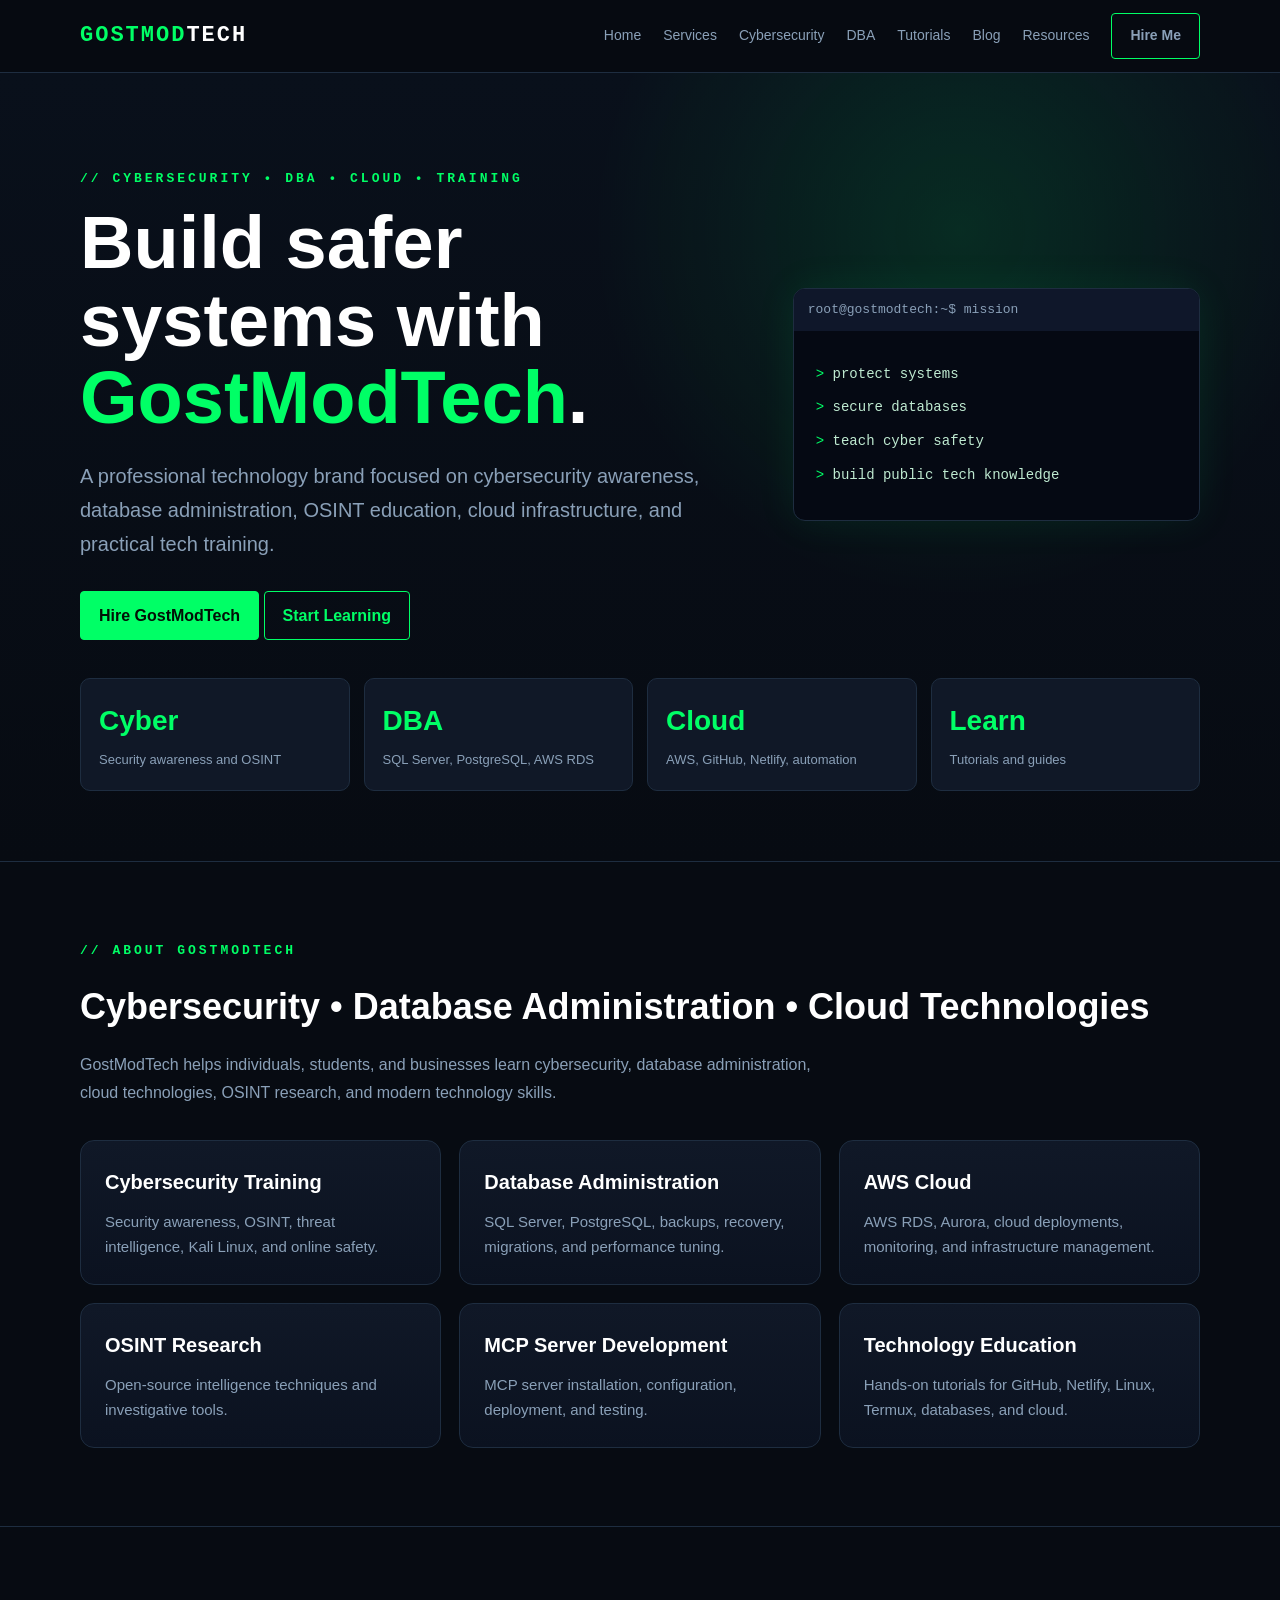
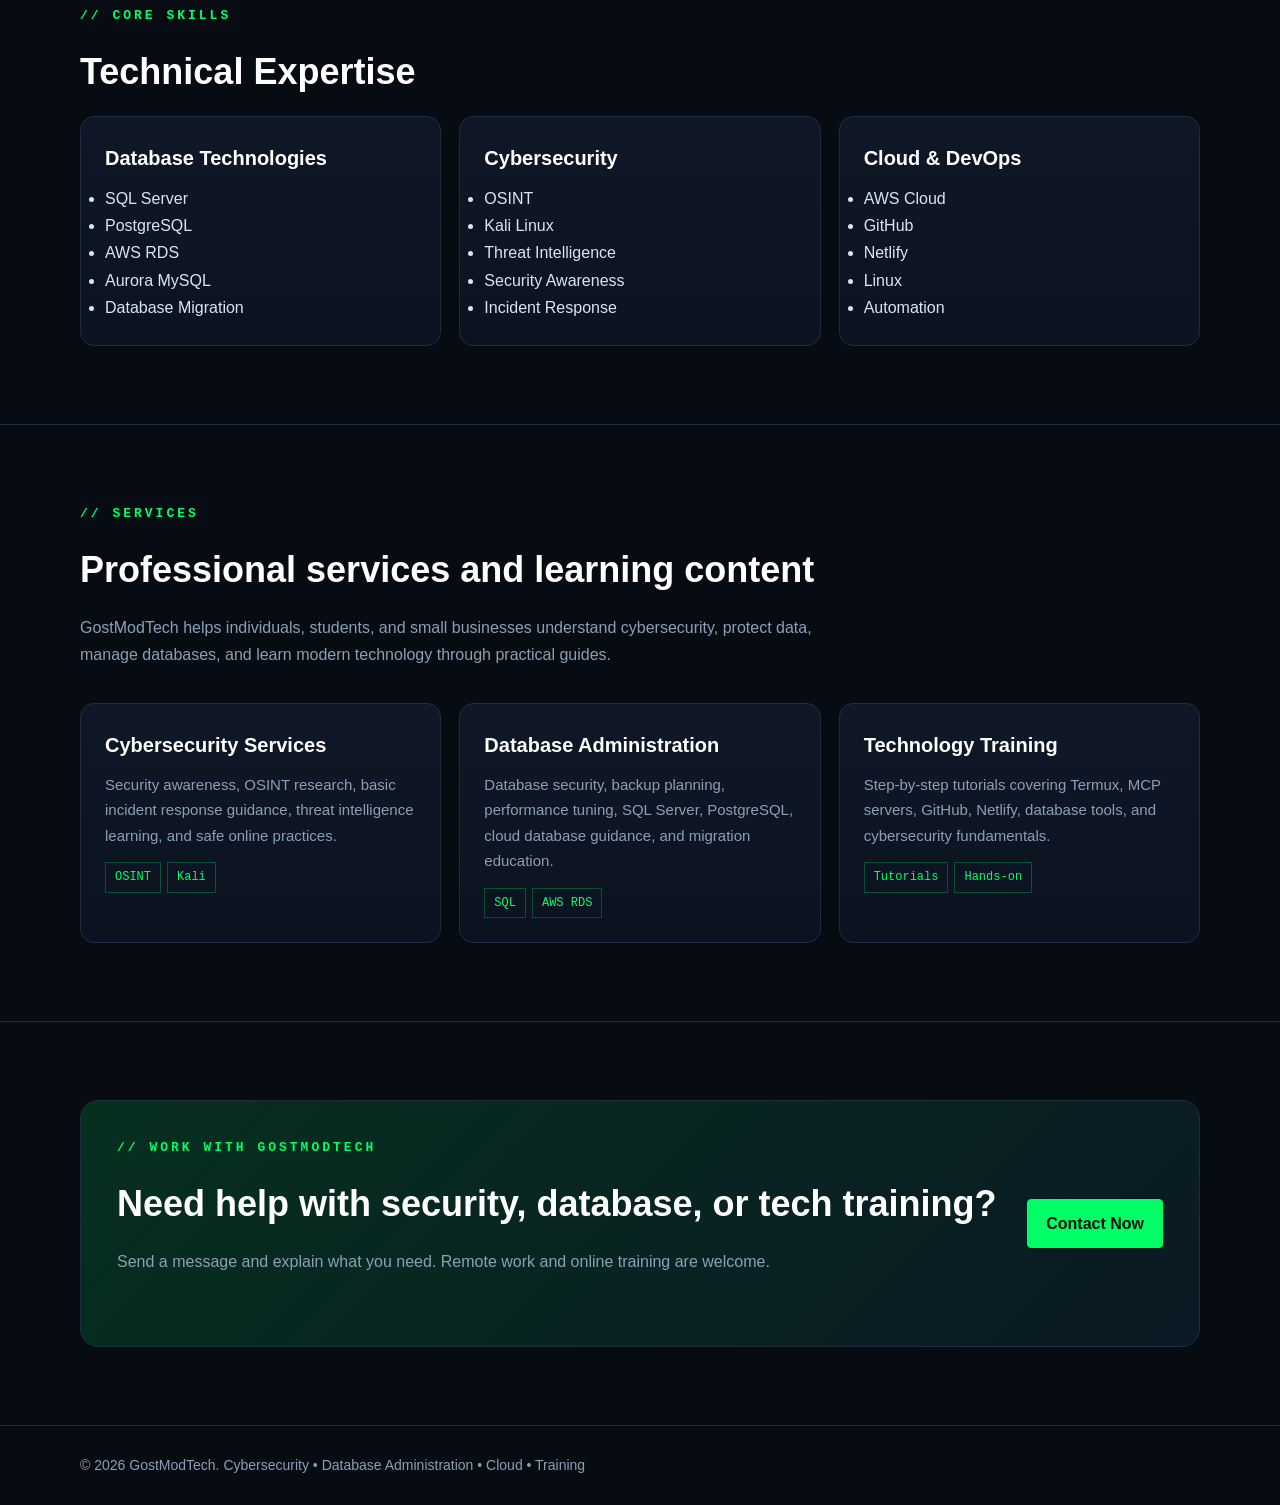
<file: index.html>
<!doctype html>
<html lang="en">
<head>
<meta charset="utf-8">
<meta name="viewport" content="width=device-width,initial-scale=1">
<title>Home | GostModTech</title>
<meta name="description" content="GostModTech offers cybersecurity, database administration, cloud, OSINT, and technology training content.">
<link rel="stylesheet" href="assets/css/style.css">
</head>
<body>

<header class="topbar"><div class="container nav">
<a class="logo" href="index.html">GOSTMOD<span>TECH</span></a>
<button class="mobile">Menu</button>
<nav class="menu">
<a href="index.html">Home</a>
<a href="services.html">Services</a>
<a href="cybersecurity.html">Cybersecurity</a>
<a href="dba.html">DBA</a>
<a href="tutorials.html">Tutorials</a>
<a href="blog.html">Blog</a>
<a href="resources.html">Resources</a>
<a class="btn" href="contact.html">Hire Me</a>
</nav></div></header>

<section class="hero">
 <div class="container hero-grid">
  <div>
   <div class="kicker">// Cybersecurity • DBA • Cloud • Training</div>
   <h1>Build safer systems with <span>GostModTech</span>.</h1>
   <p class="lead">A professional technology brand focused on cybersecurity awareness, database administration, OSINT education, cloud infrastructure, and practical tech training.</p>
   <a class="btn fill" href="contact.html">Hire GostModTech</a> <a class="btn" href="tutorials.html">Start Learning</a>
  </div>
  <div class="terminal">
   <div class="term-head">root@gostmodtech:~$ mission</div>
   <div class="term-body">
    <div class="line"><span class="prompt">></span> protect systems</div>
    <div class="line"><span class="prompt">></span> secure databases</div>
    <div class="line"><span class="prompt">></span> teach cyber safety</div>
    <div class="line"><span class="prompt">></span> build public tech knowledge</div>
   </div>
  </div>
 </div>
 <div class="container stats">
  <div class="stat"><strong>Cyber</strong><span>Security awareness and OSINT</span></div>
  <div class="stat"><strong>DBA</strong><span>SQL Server, PostgreSQL, AWS RDS</span></div>
  <div class="stat"><strong>Cloud</strong><span>AWS, GitHub, Netlify, automation</span></div>
  <div class="stat"><strong>Learn</strong><span>Tutorials and guides</span></div>
 </div>
</section>

<section class="section">
<div class="container">

<div class="kicker">// About GostModTech</div>

<h2>Cybersecurity • Database Administration • Cloud Technologies</h2>

<p class="intro">
GostModTech helps individuals, students, and businesses learn cybersecurity,
database administration, cloud technologies, OSINT research, and modern technology skills.
</p>

<div class="grid">

<div class="card">
<h3>Cybersecurity Training</h3>
<p>Security awareness, OSINT, threat intelligence, Kali Linux, and online safety.</p>
</div>

<div class="card">
<h3>Database Administration</h3>
<p>SQL Server, PostgreSQL, backups, recovery, migrations, and performance tuning.</p>
</div>

<div class="card">
<h3>AWS Cloud</h3>
<p>AWS RDS, Aurora, cloud deployments, monitoring, and infrastructure management.</p>
</div>

<div class="card">
<h3>OSINT Research</h3>
<p>Open-source intelligence techniques and investigative tools.</p>
</div>

<div class="card">
<h3>MCP Server Development</h3>
<p>MCP server installation, configuration, deployment, and testing.</p>
</div>

<div class="card">
<h3>Technology Education</h3>
<p>Hands-on tutorials for GitHub, Netlify, Linux, Termux, databases, and cloud.</p>
</div>

</div>

</div>
</section>

 <section class="section">
<div class="container">

<div class="kicker">// Core Skills</div>

<h2>Technical Expertise</h2>

<div class="grid">

<div class="card">
<h3>Database Technologies</h3>
<ul>
<li>SQL Server</li>
<li>PostgreSQL</li>
<li>AWS RDS</li>
<li>Aurora MySQL</li>
<li>Database Migration</li>
</ul>
</div>

<div class="card">
<h3>Cybersecurity</h3>
<ul>
<li>OSINT</li>
<li>Kali Linux</li>
<li>Threat Intelligence</li>
<li>Security Awareness</li>
<li>Incident Response</li>
</ul>
</div>

<div class="card">
<h3>Cloud & DevOps</h3>
<ul>
<li>AWS Cloud</li>
<li>GitHub</li>
<li>Netlify</li>
<li>Linux</li>
<li>Automation</li>
</ul>
</div>

</div>

</div>
</section>

<section class="section"><div class="container">
 <div class="kicker">// Services</div><h2>Professional services and learning content</h2>
 <p class="intro">GostModTech helps individuals, students, and small businesses understand cybersecurity, protect data, manage databases, and learn modern technology through practical guides.</p>
 <div class="grid">
  <div class="card"><h3>Cybersecurity Services</h3><p>Security awareness, OSINT research, basic incident response guidance, threat intelligence learning, and safe online practices.</p><span class="tag">OSINT</span><span class="tag">Kali</span></div>
  <div class="card"><h3>Database Administration</h3><p>Database security, backup planning, performance tuning, SQL Server, PostgreSQL, cloud database guidance, and migration education.</p><span class="tag">SQL</span><span class="tag">AWS RDS</span></div>
  <div class="card"><h3>Technology Training</h3><p>Step-by-step tutorials covering Termux, MCP servers, GitHub, Netlify, database tools, and cybersecurity fundamentals.</p><span class="tag">Tutorials</span><span class="tag">Hands-on</span></div>
 </div>
</div></section>

<section class="section"><div class="container cta">
 <div><div class="kicker">// Work with GostModTech</div><h2>Need help with security, database, or tech training?</h2><p class="intro">Send a message and explain what you need. Remote work and online training are welcome.</p></div>
 <a class="btn fill" href="contact.html">Contact Now</a>
</div></section>

<footer class="footer"><div class="container">© 2026 GostModTech. Cybersecurity • Database Administration • Cloud • Training</div></footer>
<script src="assets/js/main.js"></script>

</body>
</html>
</file>
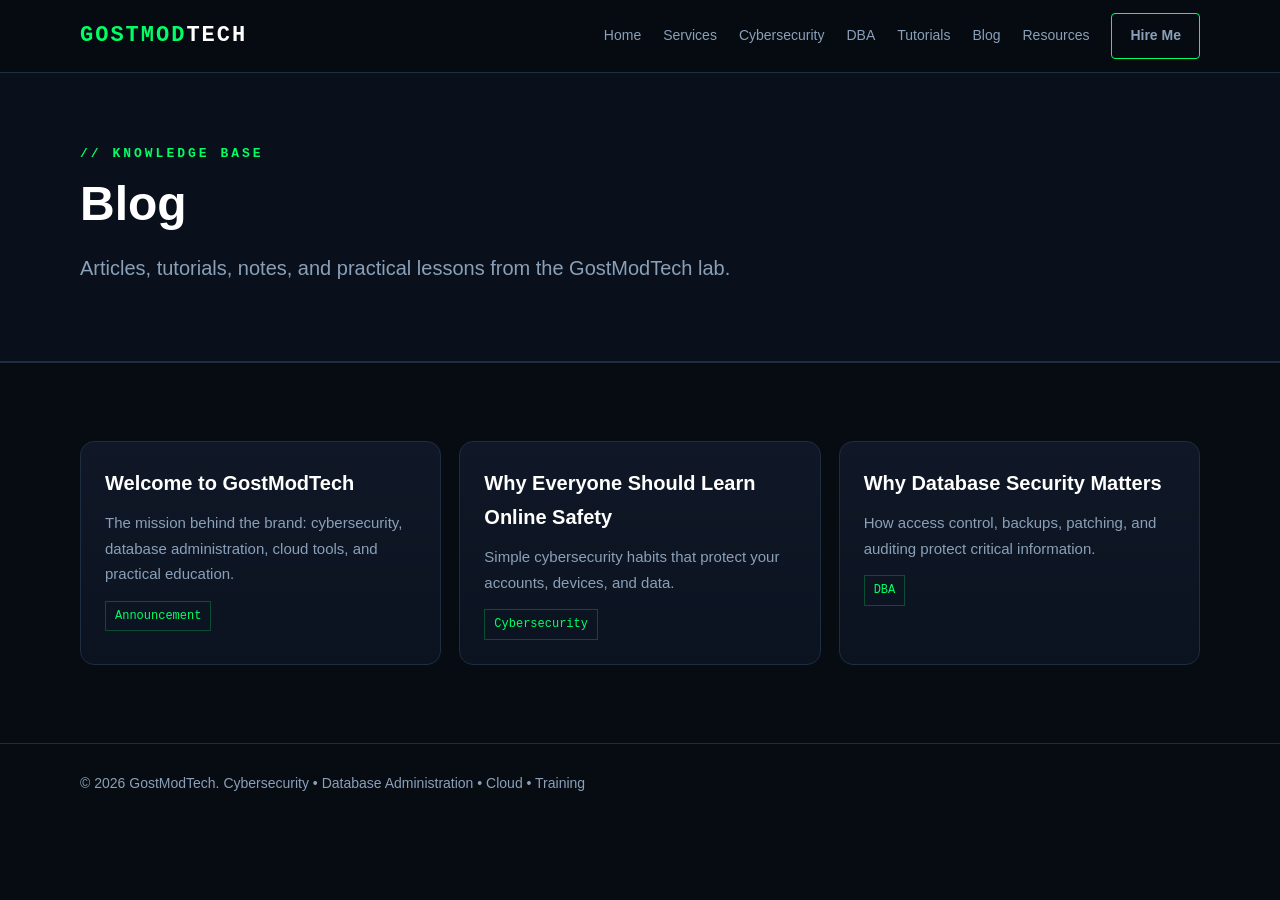
<file: blog.html>
<!doctype html>
<html lang="en">
<head>
<meta charset="utf-8">
<meta name="viewport" content="width=device-width,initial-scale=1">
<title>Blog | GostModTech</title>
<meta name="description" content="GostModTech offers cybersecurity, database administration, cloud, OSINT, and technology training content.">
<link rel="stylesheet" href="assets/css/style.css">
</head>
<body>

<header class="topbar"><div class="container nav">
<a class="logo" href="index.html">GOSTMOD<span>TECH</span></a>
<button class="mobile">Menu</button>
<nav class="menu">
<a href="index.html">Home</a>
<a href="services.html">Services</a>
<a href="cybersecurity.html">Cybersecurity</a>
<a href="dba.html">DBA</a>
<a href="tutorials.html">Tutorials</a>
<a href="blog.html">Blog</a>
<a href="resources.html">Resources</a>
<a class="btn" href="contact.html">Hire Me</a>
</nav></div></header>


<section class="page-hero"><div class="container"><div class="kicker">// Knowledge Base</div><h1>Blog</h1><p class="lead">Articles, tutorials, notes, and practical lessons from the GostModTech lab.</p></div></section>
<section class="section"><div class="container grid">
 <div class="card"><h3>Welcome to GostModTech</h3><p>The mission behind the brand: cybersecurity, database administration, cloud tools, and practical education.</p><span class="tag">Announcement</span></div>
 <div class="card"><h3>Why Everyone Should Learn Online Safety</h3><p>Simple cybersecurity habits that protect your accounts, devices, and data.</p><span class="tag">Cybersecurity</span></div>
 <div class="card"><h3>Why Database Security Matters</h3><p>How access control, backups, patching, and auditing protect critical information.</p><span class="tag">DBA</span></div>
</div></section>


<footer class="footer"><div class="container">© 2026 GostModTech. Cybersecurity • Database Administration • Cloud • Training</div></footer>
<script src="assets/js/main.js"></script>

</body>
</html>
</file>
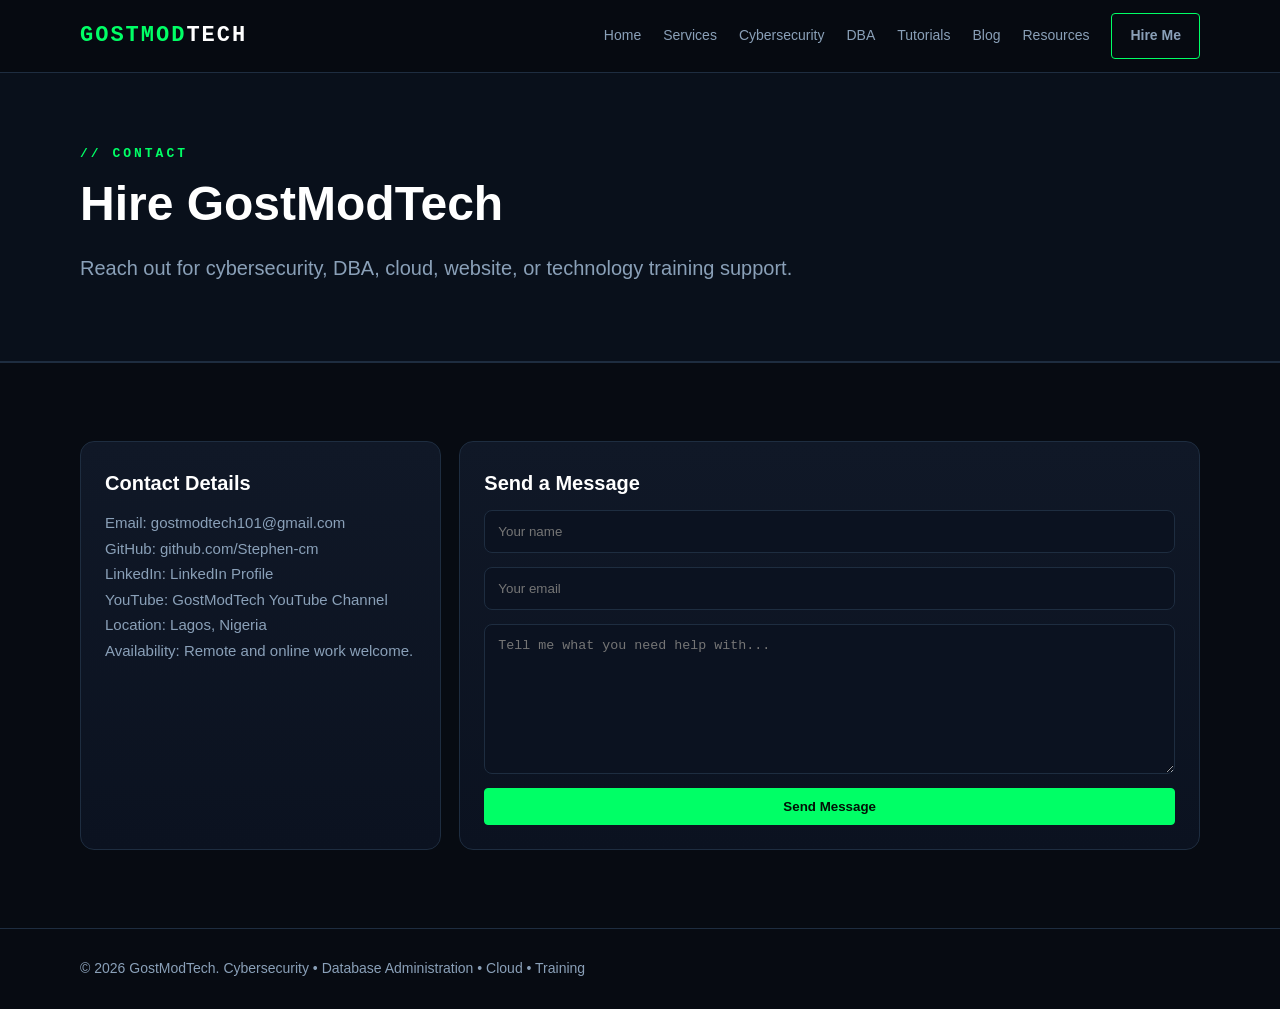
<file: contact.html>
<!doctype html>
<html lang="en">
<head>
<meta charset="utf-8">
<meta name="viewport" content="width=device-width,initial-scale=1">
<title>Contact | GostModTech</title>
<meta name="description" content="GostModTech offers cybersecurity, database administration, cloud, OSINT, and technology training content.">
<link rel="stylesheet" href="assets/css/style.css">
</head>
<body>

<header class="topbar"><div class="container nav">
<a class="logo" href="index.html">GOSTMOD<span>TECH</span></a>
<button class="mobile">Menu</button>
<nav class="menu">
<a href="index.html">Home</a>
<a href="services.html">Services</a>
<a href="cybersecurity.html">Cybersecurity</a>
<a href="dba.html">DBA</a>
<a href="tutorials.html">Tutorials</a>
<a href="blog.html">Blog</a>
<a href="resources.html">Resources</a>
<a class="btn" href="contact.html">Hire Me</a>
</nav></div></header>


<section class="page-hero"><div class="container"><div class="kicker">// Contact</div><h1>Hire GostModTech</h1><p class="lead">Reach out for cybersecurity, DBA, cloud, website, or technology training support.</p></div></section>
<section class="section"><div class="container grid">
 <div class="card"><h3>Contact Details</h3><p>Email: gostmodtech101@gmail.com</p><p>GitHub: <a href="https://github.com/Stephen-cm" target="_blank">github.com/Stephen-cm</a></p>
<p>LinkedIn: <a href="https://www.linkedin.com/in/stephen-okojie-b1837b36b/" target="_blank">LinkedIn Profile</a></p><p>YouTube: <a href="https://www.youtube.com/@gostmod_tech" target="_blank">GostModTech YouTube Channel</a></p><p>Location: Lagos, Nigeria</p><p>Availability: Remote and online work welcome.</p></div>
 <div class="card" style="grid-column:span 2">
  <h3>Send a Message</h3>
  <form name="contact" method="POST" data-netlify="true" netlify-honeypot="bot-field" action="/thank-you.html" class="form">
   <input type="hidden" name="form-name" value="contact">
   <input name="name" placeholder="Your name" required>
   <input name="email" type="email" placeholder="Your email" required>
   <textarea name="message" placeholder="Tell me what you need help with..." required></textarea>
   <button class="btn fill" type="submit">Send Message</button>
  </form>
 </div>
</div></section>


<footer class="footer"><div class="container">© 2026 GostModTech. Cybersecurity • Database Administration • Cloud • Training</div></footer>
<script src="assets/js/main.js"></script>

</body>
</html>
</file>
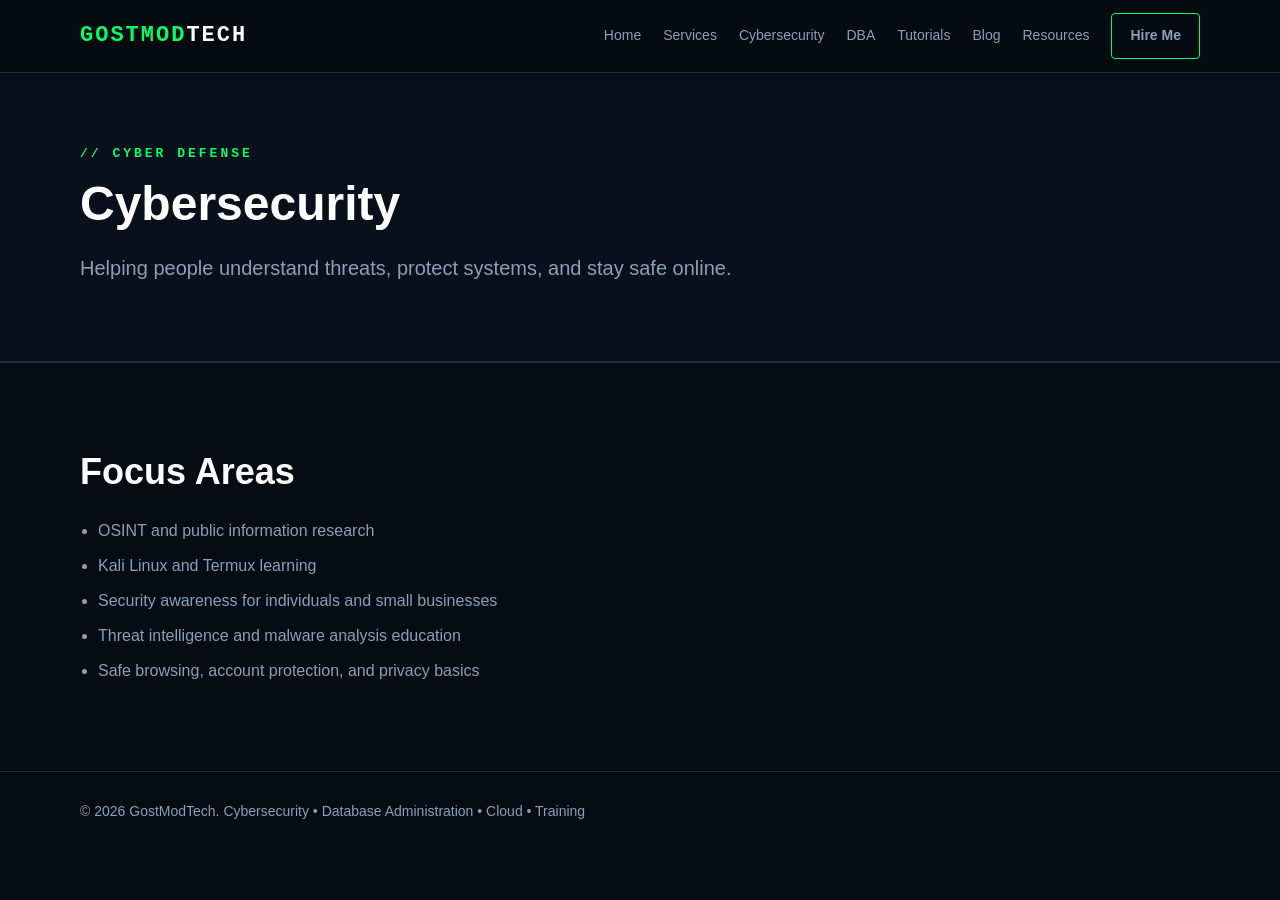
<file: cybersecurity.html>
<!doctype html>
<html lang="en">
<head>
<meta charset="utf-8">
<meta name="viewport" content="width=device-width,initial-scale=1">
<title>Cybersecurity | GostModTech</title>
<meta name="description" content="GostModTech offers cybersecurity, database administration, cloud, OSINT, and technology training content.">
<link rel="stylesheet" href="assets/css/style.css">
</head>
<body>

<header class="topbar"><div class="container nav">
<a class="logo" href="index.html">GOSTMOD<span>TECH</span></a>
<button class="mobile">Menu</button>
<nav class="menu">
<a href="index.html">Home</a>
<a href="services.html">Services</a>
<a href="cybersecurity.html">Cybersecurity</a>
<a href="dba.html">DBA</a>
<a href="tutorials.html">Tutorials</a>
<a href="blog.html">Blog</a>
<a href="resources.html">Resources</a>
<a class="btn" href="contact.html">Hire Me</a>
</nav></div></header>


<section class="page-hero"><div class="container"><div class="kicker">// Cyber Defense</div><h1>Cybersecurity</h1><p class="lead">Helping people understand threats, protect systems, and stay safe online.</p></div></section>
<section class="section"><div class="container">
<h2>Focus Areas</h2>
<ul class="list"><li>OSINT and public information research</li><li>Kali Linux and Termux learning</li><li>Security awareness for individuals and small businesses</li><li>Threat intelligence and malware analysis education</li><li>Safe browsing, account protection, and privacy basics</li></ul>
</div></section>


<footer class="footer"><div class="container">© 2026 GostModTech. Cybersecurity • Database Administration • Cloud • Training</div></footer>
<script src="assets/js/main.js"></script>

</body>
</html>
</file>
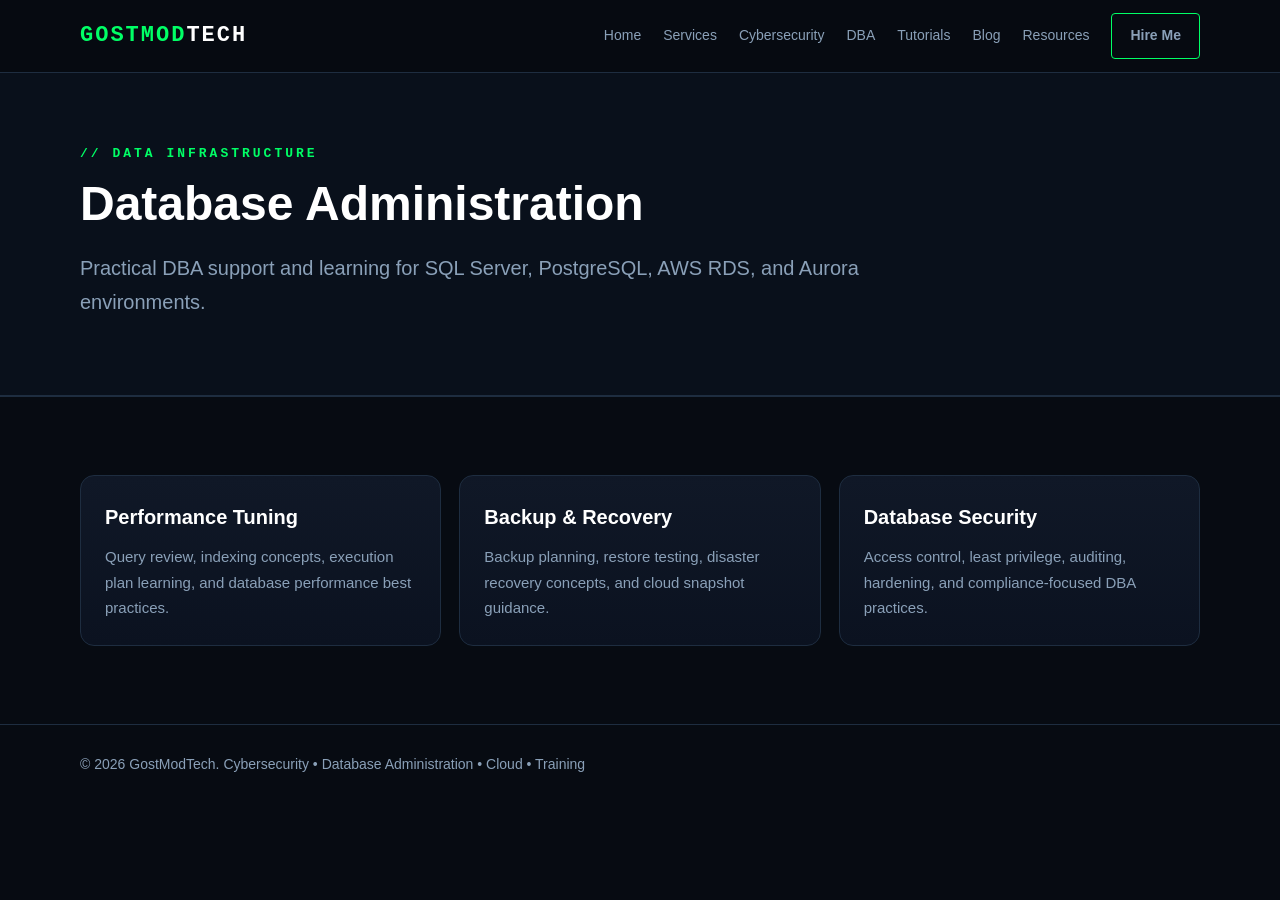
<file: dba.html>
<!doctype html>
<html lang="en">
<head>
<meta charset="utf-8">
<meta name="viewport" content="width=device-width,initial-scale=1">
<title>Database Administration | GostModTech</title>
<meta name="description" content="GostModTech offers cybersecurity, database administration, cloud, OSINT, and technology training content.">
<link rel="stylesheet" href="assets/css/style.css">
</head>
<body>

<header class="topbar"><div class="container nav">
<a class="logo" href="index.html">GOSTMOD<span>TECH</span></a>
<button class="mobile">Menu</button>
<nav class="menu">
<a href="index.html">Home</a>
<a href="services.html">Services</a>
<a href="cybersecurity.html">Cybersecurity</a>
<a href="dba.html">DBA</a>
<a href="tutorials.html">Tutorials</a>
<a href="blog.html">Blog</a>
<a href="resources.html">Resources</a>
<a class="btn" href="contact.html">Hire Me</a>
</nav></div></header>


<section class="page-hero"><div class="container"><div class="kicker">// Data Infrastructure</div><h1>Database Administration</h1><p class="lead">Practical DBA support and learning for SQL Server, PostgreSQL, AWS RDS, and Aurora environments.</p></div></section>
<section class="section"><div class="container grid">
 <div class="card"><h3>Performance Tuning</h3><p>Query review, indexing concepts, execution plan learning, and database performance best practices.</p></div>
 <div class="card"><h3>Backup & Recovery</h3><p>Backup planning, restore testing, disaster recovery concepts, and cloud snapshot guidance.</p></div>
 <div class="card"><h3>Database Security</h3><p>Access control, least privilege, auditing, hardening, and compliance-focused DBA practices.</p></div>
</div></section>


<footer class="footer"><div class="container">© 2026 GostModTech. Cybersecurity • Database Administration • Cloud • Training</div></footer>
<script src="assets/js/main.js"></script>

</body>
</html>
</file>
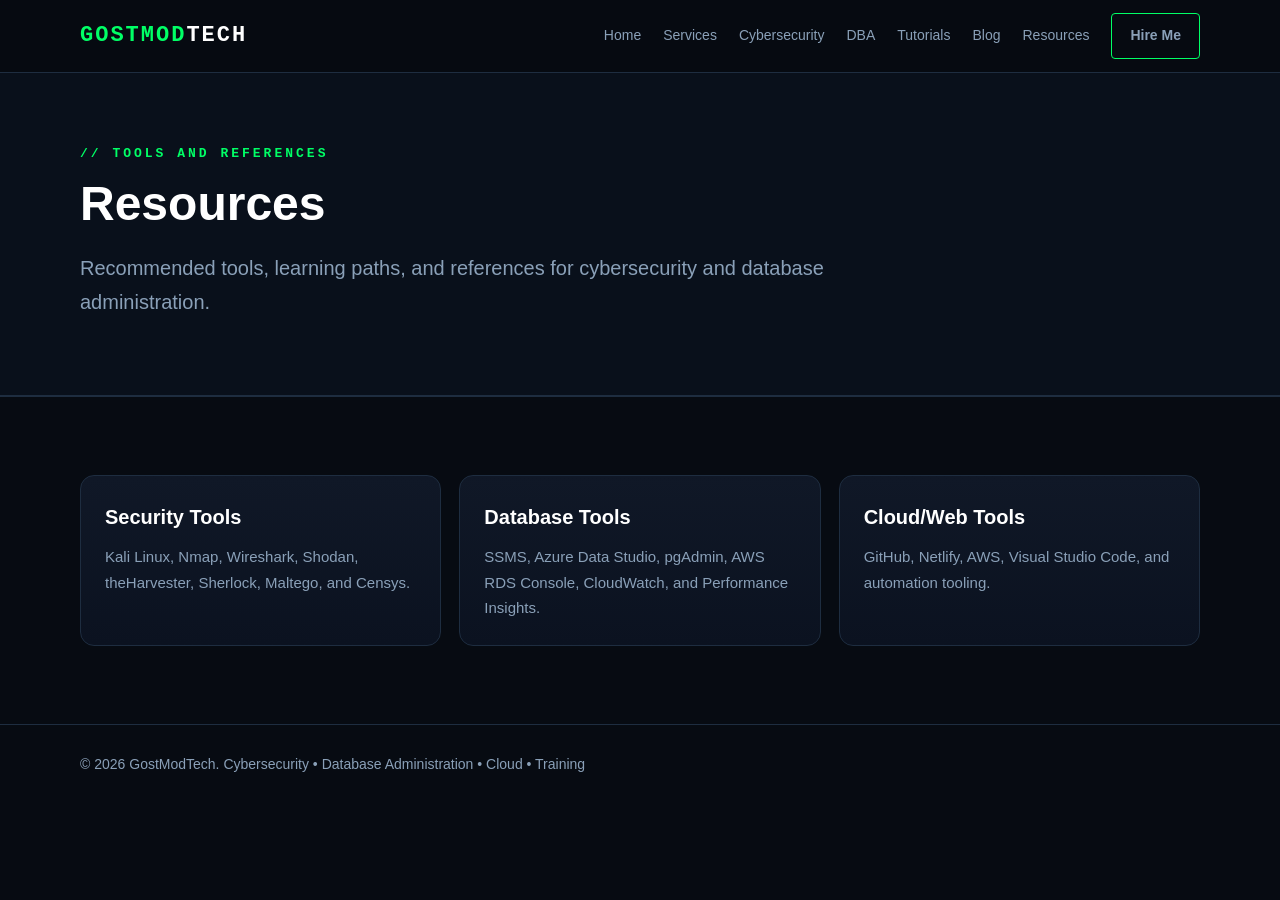
<file: resources.html>
<!doctype html>
<html lang="en">
<head>
<meta charset="utf-8">
<meta name="viewport" content="width=device-width,initial-scale=1">
<title>Resources | GostModTech</title>
<meta name="description" content="GostModTech offers cybersecurity, database administration, cloud, OSINT, and technology training content.">
<link rel="stylesheet" href="assets/css/style.css">
</head>
<body>

<header class="topbar"><div class="container nav">
<a class="logo" href="index.html">GOSTMOD<span>TECH</span></a>
<button class="mobile">Menu</button>
<nav class="menu">
<a href="index.html">Home</a>
<a href="services.html">Services</a>
<a href="cybersecurity.html">Cybersecurity</a>
<a href="dba.html">DBA</a>
<a href="tutorials.html">Tutorials</a>
<a href="blog.html">Blog</a>
<a href="resources.html">Resources</a>
<a class="btn" href="contact.html">Hire Me</a>
</nav></div></header>


<section class="page-hero"><div class="container"><div class="kicker">// Tools and References</div><h1>Resources</h1><p class="lead">Recommended tools, learning paths, and references for cybersecurity and database administration.</p></div></section>
<section class="section"><div class="container grid">
 <div class="card"><h3>Security Tools</h3><p>Kali Linux, Nmap, Wireshark, Shodan, theHarvester, Sherlock, Maltego, and Censys.</p></div>
 <div class="card"><h3>Database Tools</h3><p>SSMS, Azure Data Studio, pgAdmin, AWS RDS Console, CloudWatch, and Performance Insights.</p></div>
 <div class="card"><h3>Cloud/Web Tools</h3><p>GitHub, Netlify, AWS, Visual Studio Code, and automation tooling.</p></div>
</div></section>


<footer class="footer"><div class="container">© 2026 GostModTech. Cybersecurity • Database Administration • Cloud • Training</div></footer>
<script src="assets/js/main.js"></script>

</body>
</html>
</file>
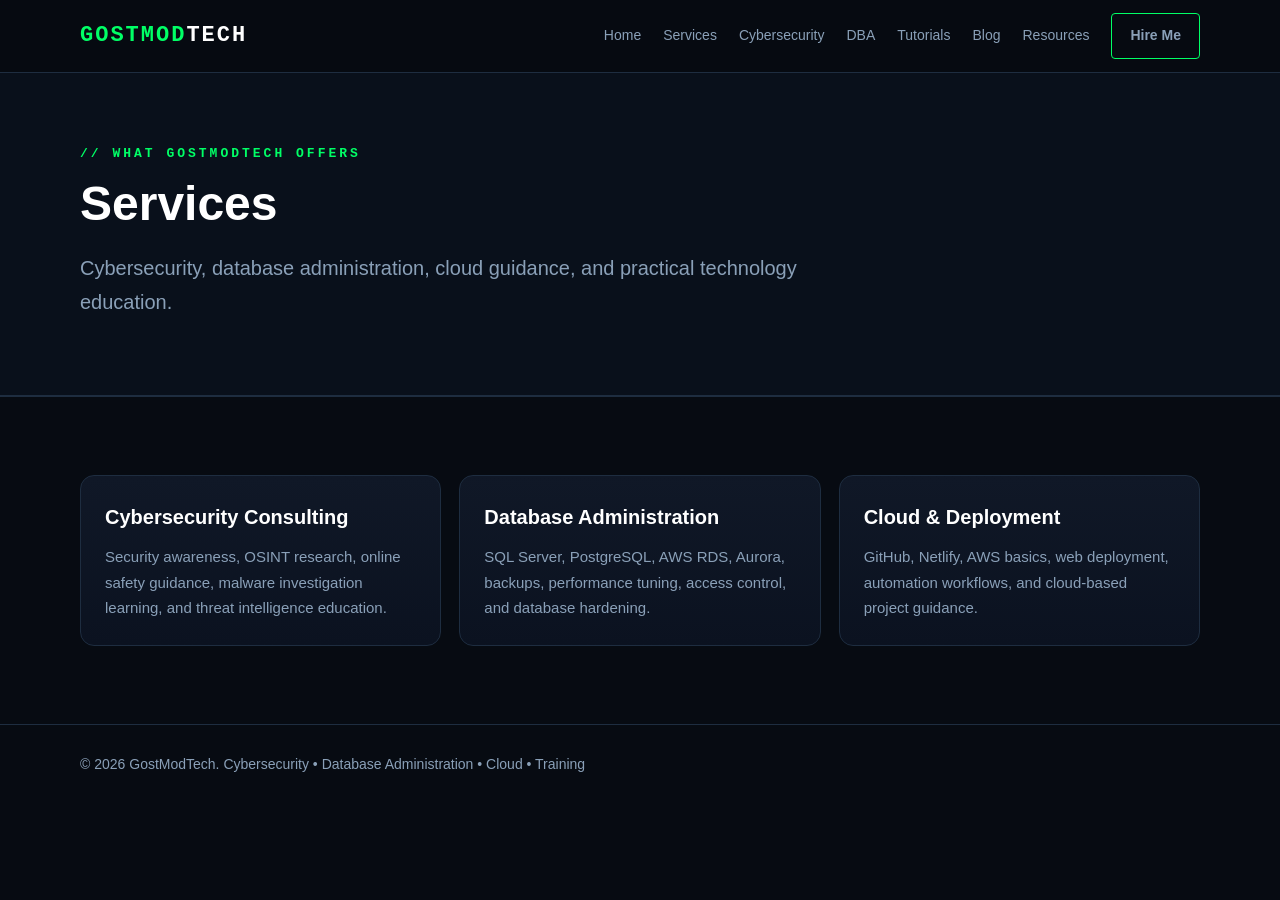
<file: services.html>
<!doctype html>
<html lang="en">
<head>
<meta charset="utf-8">
<meta name="viewport" content="width=device-width,initial-scale=1">
<title>Services | GostModTech</title>
<meta name="description" content="GostModTech offers cybersecurity, database administration, cloud, OSINT, and technology training content.">
<link rel="stylesheet" href="assets/css/style.css">
</head>
<body>

<header class="topbar"><div class="container nav">
<a class="logo" href="index.html">GOSTMOD<span>TECH</span></a>
<button class="mobile">Menu</button>
<nav class="menu">
<a href="index.html">Home</a>
<a href="services.html">Services</a>
<a href="cybersecurity.html">Cybersecurity</a>
<a href="dba.html">DBA</a>
<a href="tutorials.html">Tutorials</a>
<a href="blog.html">Blog</a>
<a href="resources.html">Resources</a>
<a class="btn" href="contact.html">Hire Me</a>
</nav></div></header>


<section class="page-hero"><div class="container"><div class="kicker">// What GostModTech Offers</div><h1>Services</h1><p class="lead">Cybersecurity, database administration, cloud guidance, and practical technology education.</p></div></section>
<section class="section"><div class="container grid">
 <div class="card"><h3>Cybersecurity Consulting</h3><p>Security awareness, OSINT research, online safety guidance, malware investigation learning, and threat intelligence education.</p></div>
 <div class="card"><h3>Database Administration</h3><p>SQL Server, PostgreSQL, AWS RDS, Aurora, backups, performance tuning, access control, and database hardening.</p></div>
 <div class="card"><h3>Cloud & Deployment</h3><p>GitHub, Netlify, AWS basics, web deployment, automation workflows, and cloud-based project guidance.</p></div>
</div></section>


<footer class="footer"><div class="container">© 2026 GostModTech. Cybersecurity • Database Administration • Cloud • Training</div></footer>
<script src="assets/js/main.js"></script>

</body>
</html>
</file>
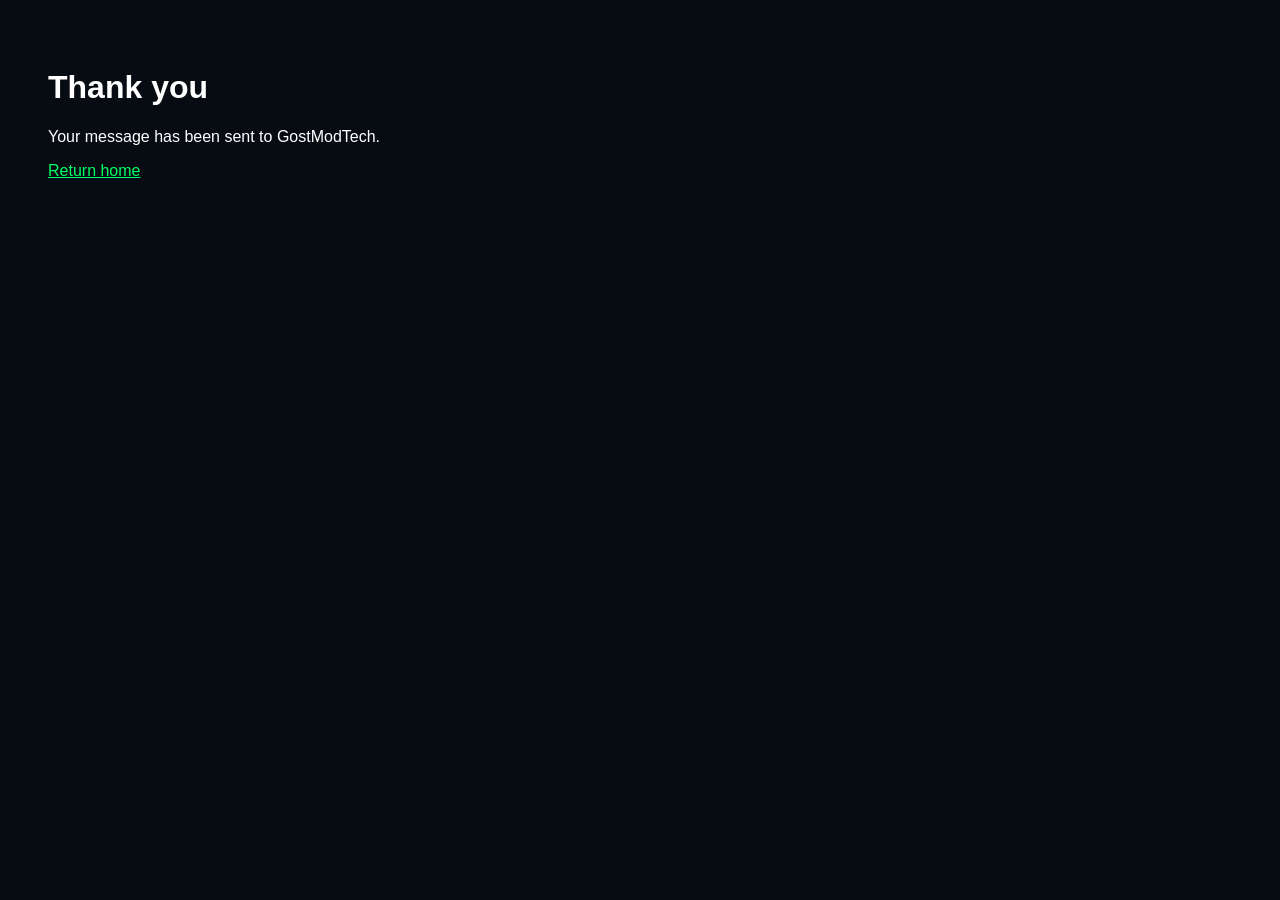
<file: thank-you.html>
<!doctype html>
<html>
<body style="background:#070b12;color:white;font-family:Arial;padding:40px;">
<h1>Thank you</h1>
<p>Your message has been sent to GostModTech.</p>
<a href="index.html" style="color:#00ff66;">Return home</a>
</body>
</html>
</file>
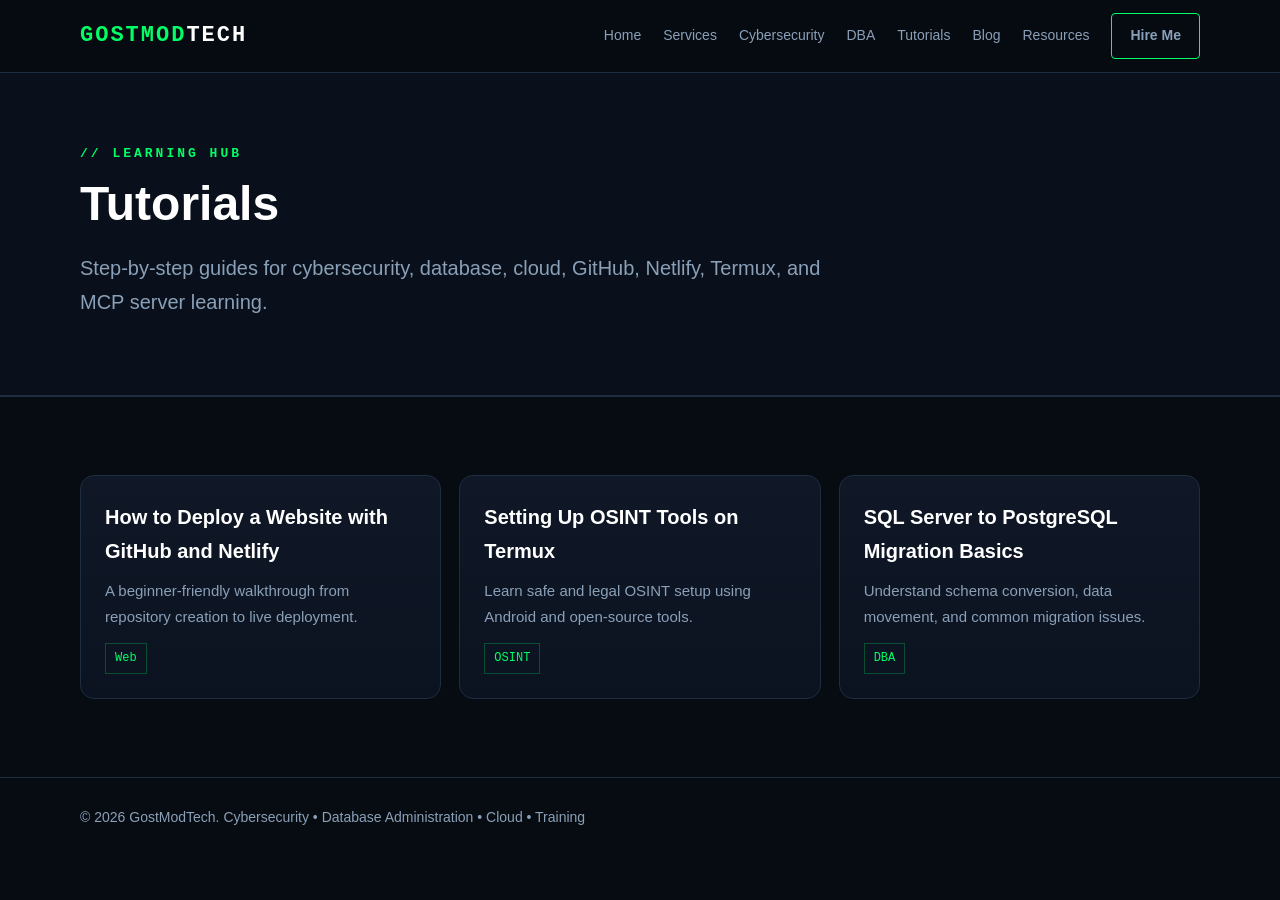
<file: tutorials.html>
<!doctype html>
<html lang="en">
<head>
<meta charset="utf-8">
<meta name="viewport" content="width=device-width,initial-scale=1">
<title>Tutorials | GostModTech</title>
<meta name="description" content="GostModTech offers cybersecurity, database administration, cloud, OSINT, and technology training content.">
<link rel="stylesheet" href="assets/css/style.css">
</head>
<body>

<header class="topbar"><div class="container nav">
<a class="logo" href="index.html">GOSTMOD<span>TECH</span></a>
<button class="mobile">Menu</button>
<nav class="menu">
<a href="index.html">Home</a>
<a href="services.html">Services</a>
<a href="cybersecurity.html">Cybersecurity</a>
<a href="dba.html">DBA</a>
<a href="tutorials.html">Tutorials</a>
<a href="blog.html">Blog</a>
<a href="resources.html">Resources</a>
<a class="btn" href="contact.html">Hire Me</a>
</nav></div></header>


<section class="page-hero"><div class="container"><div class="kicker">// Learning Hub</div><h1>Tutorials</h1><p class="lead">Step-by-step guides for cybersecurity, database, cloud, GitHub, Netlify, Termux, and MCP server learning.</p></div></section>
<section class="section"><div class="container grid">
 <div class="card"><h3>How to Deploy a Website with GitHub and Netlify</h3><p>A beginner-friendly walkthrough from repository creation to live deployment.</p><span class="tag">Web</span></div>
 <div class="card"><h3>Setting Up OSINT Tools on Termux</h3><p>Learn safe and legal OSINT setup using Android and open-source tools.</p><span class="tag">OSINT</span></div>
 <div class="card"><h3>SQL Server to PostgreSQL Migration Basics</h3><p>Understand schema conversion, data movement, and common migration issues.</p><span class="tag">DBA</span></div>
</div></section>


<footer class="footer"><div class="container">© 2026 GostModTech. Cybersecurity • Database Administration • Cloud • Training</div></footer>
<script src="assets/js/main.js"></script>

</body>
</html>
</file>
<file: assets/css/style.css>
:root{
  --bg:#070b12;--bg2:#0d1320;--card:#101827;--card2:#0b1220;
  --text:#d8e6f3;--muted:#8aa0b8;--green:#00ff66;--green2:#00c853;
  --cyan:#38bdf8;--border:#1e2d40;--white:#ffffff;
}
*{box-sizing:border-box;margin:0;padding:0}
html{scroll-behavior:smooth}
body{font-family:Inter,Arial,sans-serif;background:var(--bg);color:var(--text);line-height:1.7}
a{color:inherit;text-decoration:none}
.container{width:min(1120px,92%);margin:auto}
.topbar{position:sticky;top:0;z-index:50;background:rgba(7,11,18,.92);backdrop-filter:blur(14px);border-bottom:1px solid var(--border)}
.nav{height:72px;display:flex;align-items:center;justify-content:space-between;gap:24px}
.logo{font-family:"Courier New",monospace;font-size:22px;font-weight:900;letter-spacing:2px;color:var(--green)}
.logo span{color:var(--white)}
.menu{display:flex;gap:22px;align-items:center}
.menu a{font-size:14px;color:var(--muted)}
.menu a:hover,.menu a.active{color:var(--green)}
.btn{display:inline-block;border:1px solid var(--green);padding:10px 18px;border-radius:4px;font-weight:700;color:var(--green)}
.btn.fill{background:var(--green);color:#021006}
.btn:hover{transform:translateY(-1px)}
.mobile{display:none;background:none;border:1px solid var(--border);color:var(--text);padding:8px 12px}
.hero{padding:95px 0 70px;background:
radial-gradient(circle at 75% 20%,rgba(0,255,102,.12),transparent 32%),
linear-gradient(180deg,#09101b 0%,#070b12 100%)}
.kicker{font-family:"Courier New",monospace;color:var(--green);letter-spacing:3px;font-weight:700;font-size:13px;text-transform:uppercase;margin-bottom:14px}
h1{font-size:clamp(38px,6vw,74px);line-height:1.05;color:var(--white);max-width:920px}
h1 span,.green{color:var(--green)}
.lead{font-size:20px;color:var(--muted);max-width:780px;margin:22px 0 30px}
.hero-grid{display:grid;grid-template-columns:1.25fr .75fr;gap:34px;align-items:center}
.terminal{background:#050913;border:1px solid var(--border);box-shadow:0 0 40px rgba(0,255,102,.08);border-radius:12px;overflow:hidden}
.term-head{background:#0f172a;padding:10px 14px;color:var(--muted);font-family:"Courier New",monospace;font-size:13px}
.term-body{padding:22px;font-family:"Courier New",monospace;color:#bfead1;font-size:14px}
.line{margin:10px 0}.prompt{color:var(--green)}
.stats{display:grid;grid-template-columns:repeat(4,1fr);gap:14px;margin-top:38px}
.stat{background:var(--card);border:1px solid var(--border);padding:18px;border-radius:10px}
.stat strong{display:block;color:var(--green);font-size:28px}.stat span{color:var(--muted);font-size:13px}
.section{padding:78px 0;border-top:1px solid var(--border)}
.section h2{font-size:36px;color:var(--white);margin-bottom:14px}
.section p.intro{color:var(--muted);max-width:760px;margin-bottom:34px}
.grid{display:grid;grid-template-columns:repeat(3,1fr);gap:18px}
.card{background:linear-gradient(180deg,var(--card),var(--card2));border:1px solid var(--border);border-radius:14px;padding:24px}
.card:hover{border-color:rgba(0,255,102,.55)}
.card h3{color:var(--white);margin-bottom:10px;font-size:20px}
.card p{color:var(--muted);font-size:15px}
.tag{display:inline-block;margin:14px 6px 0 0;padding:4px 9px;border:1px solid rgba(0,255,102,.25);color:var(--green);font-family:"Courier New",monospace;font-size:12px}
.cta{background:linear-gradient(135deg,rgba(0,255,102,.15),rgba(56,189,248,.08));border:1px solid var(--border);border-radius:18px;padding:36px;display:flex;justify-content:space-between;gap:20px;align-items:center}
.footer{border-top:1px solid var(--border);padding:28px 0;color:var(--muted);font-size:14px}
.form{display:grid;gap:14px}
input,textarea{width:100%;background:#0b1220;color:var(--text);border:1px solid var(--border);padding:13px;border-radius:8px}
textarea{min-height:150px}
.page-hero{padding:70px 0 46px;background:#09101b;border-bottom:1px solid var(--border)}
.page-hero h1{font-size:48px}.list{padding-left:18px;color:var(--muted)}.list li{margin:8px 0}
@media(max-width:850px){.hero-grid,.grid,.stats,.cta{grid-template-columns:1fr;display:grid}.menu{display:none}.menu.open{display:flex;position:absolute;top:72px;left:0;right:0;background:#070b12;flex-direction:column;padding:20px;border-bottom:1px solid var(--border)}.mobile{display:block}h1{font-size:42px}}
</file>
